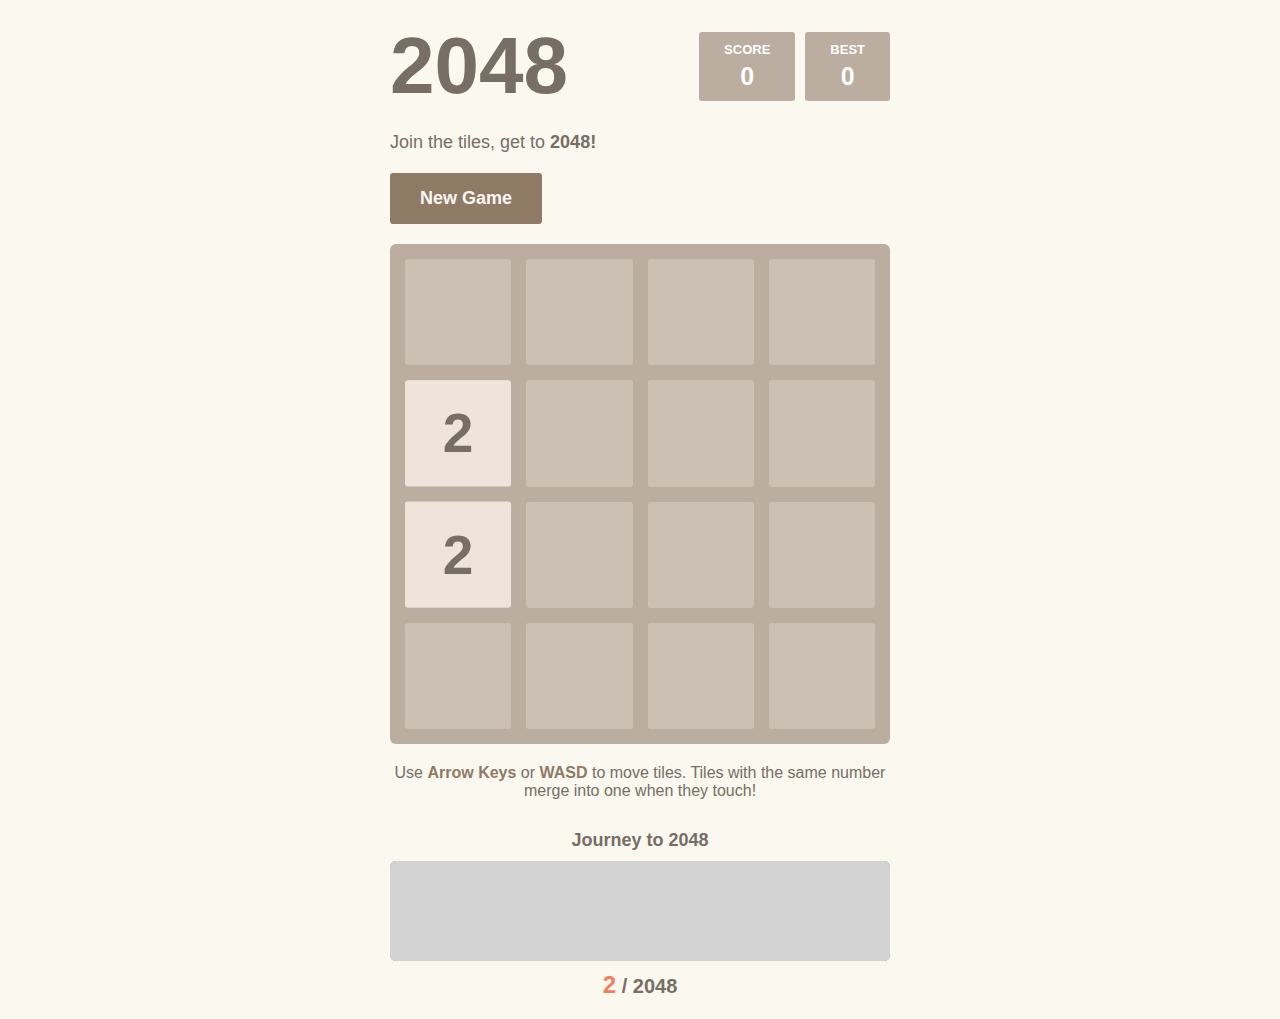
<file: 2048-checkpoint.html>
<!DOCTYPE html>
<html lang="en">
<head>
    <meta charset="UTF-8">
    <meta name="viewport" content="width=device-width, initial-scale=1.0">
    <title>2048 Game</title>
    <style>
        * {
            margin: 0;
            padding: 0;
            box-sizing: border-box;
        }

        body {
            font-family: 'Clear Sans', 'Helvetica Neue', Arial, sans-serif;
            background: #faf8ef;
            display: flex;
            justify-content: center;
            align-items: center;
            min-height: 100vh;
            flex-direction: column;
        }

        .container {
            width: 500px;
            margin: 20px auto;
        }

        .header {
            display: flex;
            justify-content: space-between;
            align-items: center;
            margin-bottom: 20px;
        }

        h1 {
            font-size: 80px;
            font-weight: bold;
            color: #776e65;
            margin: 0;
        }

        .scores-container {
            display: flex;
            gap: 10px;
        }

        .score-container {
            background: #bbada0;
            padding: 10px 25px;
            border-radius: 3px;
            color: white;
            text-align: center;
            min-width: 70px;
        }

        .score-title {
            font-size: 13px;
            text-transform: uppercase;
            font-weight: bold;
            margin-bottom: 5px;
        }

        .score-value {
            font-size: 25px;
            font-weight: bold;
        }

        .game-intro {
            margin-bottom: 20px;
            color: #776e65;
            font-size: 18px;
        }

        .controls {
            display: flex;
            justify-content: space-between;
            margin-bottom: 20px;
        }

        .new-game-btn {
            background: #8f7a66;
            color: #f9f6f2;
            border: none;
            padding: 15px 30px;
            border-radius: 3px;
            font-size: 18px;
            font-weight: bold;
            cursor: pointer;
            transition: background 0.3s;
        }

        .new-game-btn:hover {
            background: #9f8a76;
        }

        .game-container {
            background: #bbada0;
            border-radius: 6px;
            padding: 15px;
            position: relative;
            width: 500px;
            height: 500px;
        }

        .grid-container {
            position: absolute;
            top: 15px;
            left: 15px;
            width: 470px;
            height: 470px;
        }

        .grid-row {
            display: flex;
            margin-bottom: 15px;
        }

        .grid-row:last-child {
            margin-bottom: 0;
        }

        .grid-cell {
            width: 106.25px;
            height: 106.25px;
            background: rgba(238, 228, 218, 0.35);
            border-radius: 3px;
            margin-right: 15px;
        }

        .grid-cell:last-child {
            margin-right: 0;
        }

        .tile-container {
            position: absolute;
            top: 15px;
            left: 15px;
            width: 470px;
            height: 470px;
        }

        .tile {
            position: absolute;
            width: 106.25px;
            height: 106.25px;
            border-radius: 3px;
            display: flex;
            justify-content: center;
            align-items: center;
            font-size: 55px;
            font-weight: bold;
            transition: all 0.15s ease-in-out;
        }

        .tile-2 { background: #eee4da; color: #776e65; }
        .tile-4 { background: #ede0c8; color: #776e65; }
        .tile-8 { background: #f2b179; color: #f9f6f2; }
        .tile-16 { background: #f59563; color: #f9f6f2; }
        .tile-32 { background: #f67c5f; color: #f9f6f2; }
        .tile-64 { background: #f65e3b; color: #f9f6f2; }
        .tile-128 { background: #edcf72; color: #f9f6f2; font-size: 45px; }
        .tile-256 { background: #edcc61; color: #f9f6f2; font-size: 45px; }
        .tile-512 { background: #edc850; color: #f9f6f2; font-size: 45px; }
        .tile-1024 { background: #edc53f; color: #f9f6f2; font-size: 35px; }
        .tile-2048 { background: #edc22e; color: #f9f6f2; font-size: 35px; }
        .tile-super { background: #3c3a32; color: #f9f6f2; font-size: 30px; }

        .tile-new {
            animation: appear 0.2s ease-in-out;
        }

        .tile-merged {
            animation: pop 0.2s ease-in-out;
        }

        @keyframes appear {
            from {
                transform: scale(0);
            }
            to {
                transform: scale(1);
            }
        }

        @keyframes pop {
            0% {
                transform: scale(1);
            }
            50% {
                transform: scale(1.2);
            }
            100% {
                transform: scale(1);
            }
        }

        .game-message {
            position: absolute;
            top: 0;
            left: 0;
            right: 0;
            bottom: 0;
            background: rgba(238, 228, 218, 0.95);
            border-radius: 6px;
            display: none;
            justify-content: center;
            align-items: center;
            flex-direction: column;
            z-index: 100;
        }

        .game-message.game-over,
        .game-message.game-won {
            display: flex;
        }

        .game-message h2 {
            font-size: 60px;
            color: #776e65;
            margin-bottom: 20px;
        }

        .game-message p {
            font-size: 20px;
            color: #776e65;
            margin-bottom: 30px;
        }

        .try-again-btn {
            background: #8f7a66;
            color: #f9f6f2;
            border: none;
            padding: 15px 40px;
            border-radius: 3px;
            font-size: 18px;
            font-weight: bold;
            cursor: pointer;
            transition: background 0.3s;
        }

        .try-again-btn:hover {
            background: #9f8a76;
        }

        .instructions {
            margin-top: 20px;
            text-align: center;
            color: #776e65;
            font-size: 16px;
        }

        .instructions strong {
            color: #8f7a66;
        }

        .progress-container {
            margin-top: 30px;
            width: 500px;
        }

        .progress-title {
            text-align: center;
            color: #776e65;
            font-size: 18px;
            font-weight: bold;
            margin-bottom: 10px;
        }

        .progress-bar {
            width: 100%;
            height: 100px;
            background: linear-gradient(90deg, 
                #ff6b6b 0%, 
                #ee5a6f 10%, 
                #c44569 20%, 
                #a83279 30%, 
                #6c5ce7 40%, 
                #4834df 50%, 
                #0abde3 60%, 
                #00d2d3 70%, 
                #1dd1a1 80%, 
                #10ac84 90%, 
                #05c46b 100%);
            border-radius: 6px;
            display: flex;
            position: relative;
            box-shadow: inset 0 2px 4px rgba(0,0,0,0.1);
            overflow: hidden;
        }

        .progress-section {
            flex: 1;
            background: #d3d3d3;
            transition: all 0.4s ease;
            opacity: 1;
        }

        .progress-section.achieved {
            opacity: 0;
            transform: scale(0.8);
        }

        .progress-text {
            text-align: center;
            margin-top: 10px;
            font-size: 20px;
            font-weight: bold;
            color: #776e65;
        }

        .progress-text .current-value {
            color: #f67c5f;
            font-size: 24px;
        }

        @keyframes progressReveal {
            0% {
                transform: scaleY(0);
            }
            50% {
                transform: scaleY(1.1);
            }
            100% {
                transform: scaleY(1);
            }
        }
    </style>
</head>
<body>
    <div class="container">
        <div class="header">
            <h1>2048</h1>
            <div class="scores-container">
                <div class="score-container">
                    <div class="score-title">Score</div>
                    <div class="score-value" id="score">0</div>
                </div>
                <div class="score-container">
                    <div class="score-title">Best</div>
                    <div class="score-value" id="best">0</div>
                </div>
            </div>
        </div>

        <div class="game-intro">
            Join the tiles, get to <strong>2048!</strong>
        </div>

        <div class="controls">
            <button class="new-game-btn" onclick="game.restart()">New Game</button>
        </div>

        <div class="game-container">
            <div class="grid-container">
                <div class="grid-row">
                    <div class="grid-cell"></div>
                    <div class="grid-cell"></div>
                    <div class="grid-cell"></div>
                    <div class="grid-cell"></div>
                </div>
                <div class="grid-row">
                    <div class="grid-cell"></div>
                    <div class="grid-cell"></div>
                    <div class="grid-cell"></div>
                    <div class="grid-cell"></div>
                </div>
                <div class="grid-row">
                    <div class="grid-cell"></div>
                    <div class="grid-cell"></div>
                    <div class="grid-cell"></div>
                    <div class="grid-cell"></div>
                </div>
                <div class="grid-row">
                    <div class="grid-cell"></div>
                    <div class="grid-cell"></div>
                    <div class="grid-cell"></div>
                    <div class="grid-cell"></div>
                </div>
            </div>
            <div class="tile-container" id="tile-container"></div>
            <div class="game-message" id="game-message">
                <h2 id="message-title"></h2>
                <p id="message-text"></p>
                <button class="try-again-btn" onclick="game.restart()">Try Again</button>
            </div>
        </div>

        <div class="instructions">
            Use <strong>Arrow Keys</strong> or <strong>WASD</strong> to move tiles. 
            Tiles with the same number merge into one when they touch!
        </div>

        <div class="progress-container">
            <div class="progress-title">Journey to 2048</div>
            <div class="progress-bar" id="progress-bar">
                <div class="progress-section" data-value="4"></div>
                <div class="progress-section" data-value="8"></div>
                <div class="progress-section" data-value="16"></div>
                <div class="progress-section" data-value="32"></div>
                <div class="progress-section" data-value="64"></div>
                <div class="progress-section" data-value="128"></div>
                <div class="progress-section" data-value="256"></div>
                <div class="progress-section" data-value="512"></div>
                <div class="progress-section" data-value="1024"></div>
                <div class="progress-section" data-value="2048"></div>
            </div>
            <div class="progress-text">
                <span class="current-value" id="current-max">2</span> / 2048
            </div>
        </div>
    </div>

    <script>
        class Game {
            constructor() {
                this.size = 4;
                this.grid = [];
                this.score = 0;
                this.best = parseInt(localStorage.getItem('2048-best')) || 0;
                this.gameWon = false;
                this.gameOver = false;
                
                this.tileContainer = document.getElementById('tile-container');
                this.scoreElement = document.getElementById('score');
                this.bestElement = document.getElementById('best');
                this.gameMessage = document.getElementById('game-message');
                
                this.init();
                this.setupInputs();
            }

            init() {
                this.grid = Array(this.size).fill(null).map(() => Array(this.size).fill(0));
                this.score = 0;
                this.gameWon = false;
                this.gameOver = false;
                this.updateScore();
                this.updateBest();
                this.updateProgress();
                this.hideMessage();
                
                // Add two initial tiles
                this.addRandomTile();
                this.addRandomTile();
                this.render();
            }

            setupInputs() {
                document.addEventListener('keydown', (e) => {
                    if (this.gameOver && !this.gameWon) return;
                    
                    const keyMap = {
                        'ArrowUp': 'up',
                        'ArrowDown': 'down',
                        'ArrowLeft': 'left',
                        'ArrowRight': 'right',
                        'w': 'up',
                        'W': 'up',
                        's': 'down',
                        'S': 'down',
                        'a': 'left',
                        'A': 'left',
                        'd': 'right',
                        'D': 'right'
                    };

                    const direction = keyMap[e.key];
                    if (direction) {
                        e.preventDefault();
                        this.move(direction);
                    }
                });
            }

            addRandomTile() {
                const emptyCells = [];
                for (let r = 0; r < this.size; r++) {
                    for (let c = 0; c < this.size; c++) {
                        if (this.grid[r][c] === 0) {
                            emptyCells.push({r, c});
                        }
                    }
                }

                if (emptyCells.length > 0) {
                    const {r, c} = emptyCells[Math.floor(Math.random() * emptyCells.length)];
                    this.grid[r][c] = Math.random() < 0.9 ? 2 : 4;
                    return true;
                }
                return false;
            }

            move(direction) {
                const originalGrid = JSON.stringify(this.grid);
                let moved = false;

                if (direction === 'left') {
                    moved = this.moveLeft();
                } else if (direction === 'right') {
                    moved = this.moveRight();
                } else if (direction === 'up') {
                    moved = this.moveUp();
                } else if (direction === 'down') {
                    moved = this.moveDown();
                }

                if (moved) {
                    this.addRandomTile();
                    this.render();
                    this.updateScore();
                    this.updateProgress();

                    if (this.hasWon() && !this.gameWon) {
                        this.gameWon = true;
                        this.showMessage('You Win!', 'Congratulations! You reached 2048!');
                    }

                    if (this.isGameOver()) {
                        this.gameOver = true;
                        this.showMessage('Game Over!', 'No more moves available.');
                    }
                }
            }

            moveLeft() {
                let moved = false;
                for (let r = 0; r < this.size; r++) {
                    const row = this.grid[r].filter(cell => cell !== 0);
                    const newRow = [];
                    
                    for (let i = 0; i < row.length; i++) {
                        if (i < row.length - 1 && row[i] === row[i + 1]) {
                            newRow.push(row[i] * 2);
                            this.score += row[i] * 2;
                            i++;
                        } else {
                            newRow.push(row[i]);
                        }
                    }
                    
                    while (newRow.length < this.size) {
                        newRow.push(0);
                    }
                    
                    if (JSON.stringify(this.grid[r]) !== JSON.stringify(newRow)) {
                        moved = true;
                    }
                    this.grid[r] = newRow;
                }
                return moved;
            }

            moveRight() {
                let moved = false;
                for (let r = 0; r < this.size; r++) {
                    const row = this.grid[r].filter(cell => cell !== 0);
                    const newRow = [];
                    
                    for (let i = row.length - 1; i >= 0; i--) {
                        if (i > 0 && row[i] === row[i - 1]) {
                            newRow.unshift(row[i] * 2);
                            this.score += row[i] * 2;
                            i--;
                        } else {
                            newRow.unshift(row[i]);
                        }
                    }
                    
                    while (newRow.length < this.size) {
                        newRow.unshift(0);
                    }
                    
                    if (JSON.stringify(this.grid[r]) !== JSON.stringify(newRow)) {
                        moved = true;
                    }
                    this.grid[r] = newRow;
                }
                return moved;
            }

            moveUp() {
                let moved = false;
                for (let c = 0; c < this.size; c++) {
                    const column = [];
                    for (let r = 0; r < this.size; r++) {
                        if (this.grid[r][c] !== 0) {
                            column.push(this.grid[r][c]);
                        }
                    }
                    
                    const newColumn = [];
                    for (let i = 0; i < column.length; i++) {
                        if (i < column.length - 1 && column[i] === column[i + 1]) {
                            newColumn.push(column[i] * 2);
                            this.score += column[i] * 2;
                            i++;
                        } else {
                            newColumn.push(column[i]);
                        }
                    }
                    
                    while (newColumn.length < this.size) {
                        newColumn.push(0);
                    }
                    
                    for (let r = 0; r < this.size; r++) {
                        if (this.grid[r][c] !== newColumn[r]) {
                            moved = true;
                        }
                        this.grid[r][c] = newColumn[r];
                    }
                }
                return moved;
            }

            moveDown() {
                let moved = false;
                for (let c = 0; c < this.size; c++) {
                    const column = [];
                    for (let r = 0; r < this.size; r++) {
                        if (this.grid[r][c] !== 0) {
                            column.push(this.grid[r][c]);
                        }
                    }
                    
                    const newColumn = [];
                    for (let i = column.length - 1; i >= 0; i--) {
                        if (i > 0 && column[i] === column[i - 1]) {
                            newColumn.unshift(column[i] * 2);
                            this.score += column[i] * 2;
                            i--;
                        } else {
                            newColumn.unshift(column[i]);
                        }
                    }
                    
                    while (newColumn.length < this.size) {
                        newColumn.unshift(0);
                    }
                    
                    for (let r = 0; r < this.size; r++) {
                        if (this.grid[r][c] !== newColumn[r]) {
                            moved = true;
                        }
                        this.grid[r][c] = newColumn[r];
                    }
                }
                return moved;
            }

            hasWon() {
                for (let r = 0; r < this.size; r++) {
                    for (let c = 0; c < this.size; c++) {
                        if (this.grid[r][c] === 2048) {
                            return true;
                        }
                    }
                }
                return false;
            }

            isGameOver() {
                // Check for empty cells
                for (let r = 0; r < this.size; r++) {
                    for (let c = 0; c < this.size; c++) {
                        if (this.grid[r][c] === 0) {
                            return false;
                        }
                    }
                }

                // Check for possible merges
                for (let r = 0; r < this.size; r++) {
                    for (let c = 0; c < this.size; c++) {
                        const current = this.grid[r][c];
                        if (c < this.size - 1 && current === this.grid[r][c + 1]) {
                            return false;
                        }
                        if (r < this.size - 1 && current === this.grid[r + 1][c]) {
                            return false;
                        }
                    }
                }

                return true;
            }

            render() {
                this.tileContainer.innerHTML = '';
                
                for (let r = 0; r < this.size; r++) {
                    for (let c = 0; c < this.size; c++) {
                        const value = this.grid[r][c];
                        if (value !== 0) {
                            const tile = document.createElement('div');
                            tile.className = `tile tile-${value > 2048 ? 'super' : value} tile-new`;
                            tile.textContent = value;
                            tile.style.transform = `translate(${c * 121.25}px, ${r * 121.25}px)`;
                            this.tileContainer.appendChild(tile);
                        }
                    }
                }
            }

            updateProgress() {
                // Find the highest tile value on the board
                let maxTile = 0;
                for (let r = 0; r < this.size; r++) {
                    for (let c = 0; c < this.size; c++) {
                        if (this.grid[r][c] > maxTile) {
                            maxTile = this.grid[r][c];
                        }
                    }
                }

                // Update the text display
                document.getElementById('current-max').textContent = maxTile || 2;

                // Update progress bar sections
                const sections = document.querySelectorAll('.progress-section');
                sections.forEach(section => {
                    const value = parseInt(section.getAttribute('data-value'));
                    if (value <= maxTile) {
                        section.classList.add('achieved');
                    } else {
                        section.classList.remove('achieved');
                    }
                });
            }

            updateScore() {
                this.scoreElement.textContent = this.score;
                if (this.score > this.best) {
                    this.best = this.score;
                    localStorage.setItem('2048-best', this.best);
                    this.updateBest();
                }
            }

            updateBest() {
                this.bestElement.textContent = this.best;
            }

            showMessage(title, text) {
                document.getElementById('message-title').textContent = title;
                document.getElementById('message-text').textContent = text;
                this.gameMessage.classList.add(this.gameWon ? 'game-won' : 'game-over');
            }

            hideMessage() {
                this.gameMessage.classList.remove('game-won', 'game-over');
            }

            restart() {
                this.init();
            }
        }

        // Initialize the game
        const game = new Game();
    </script>
</body>
</html>
</file>
